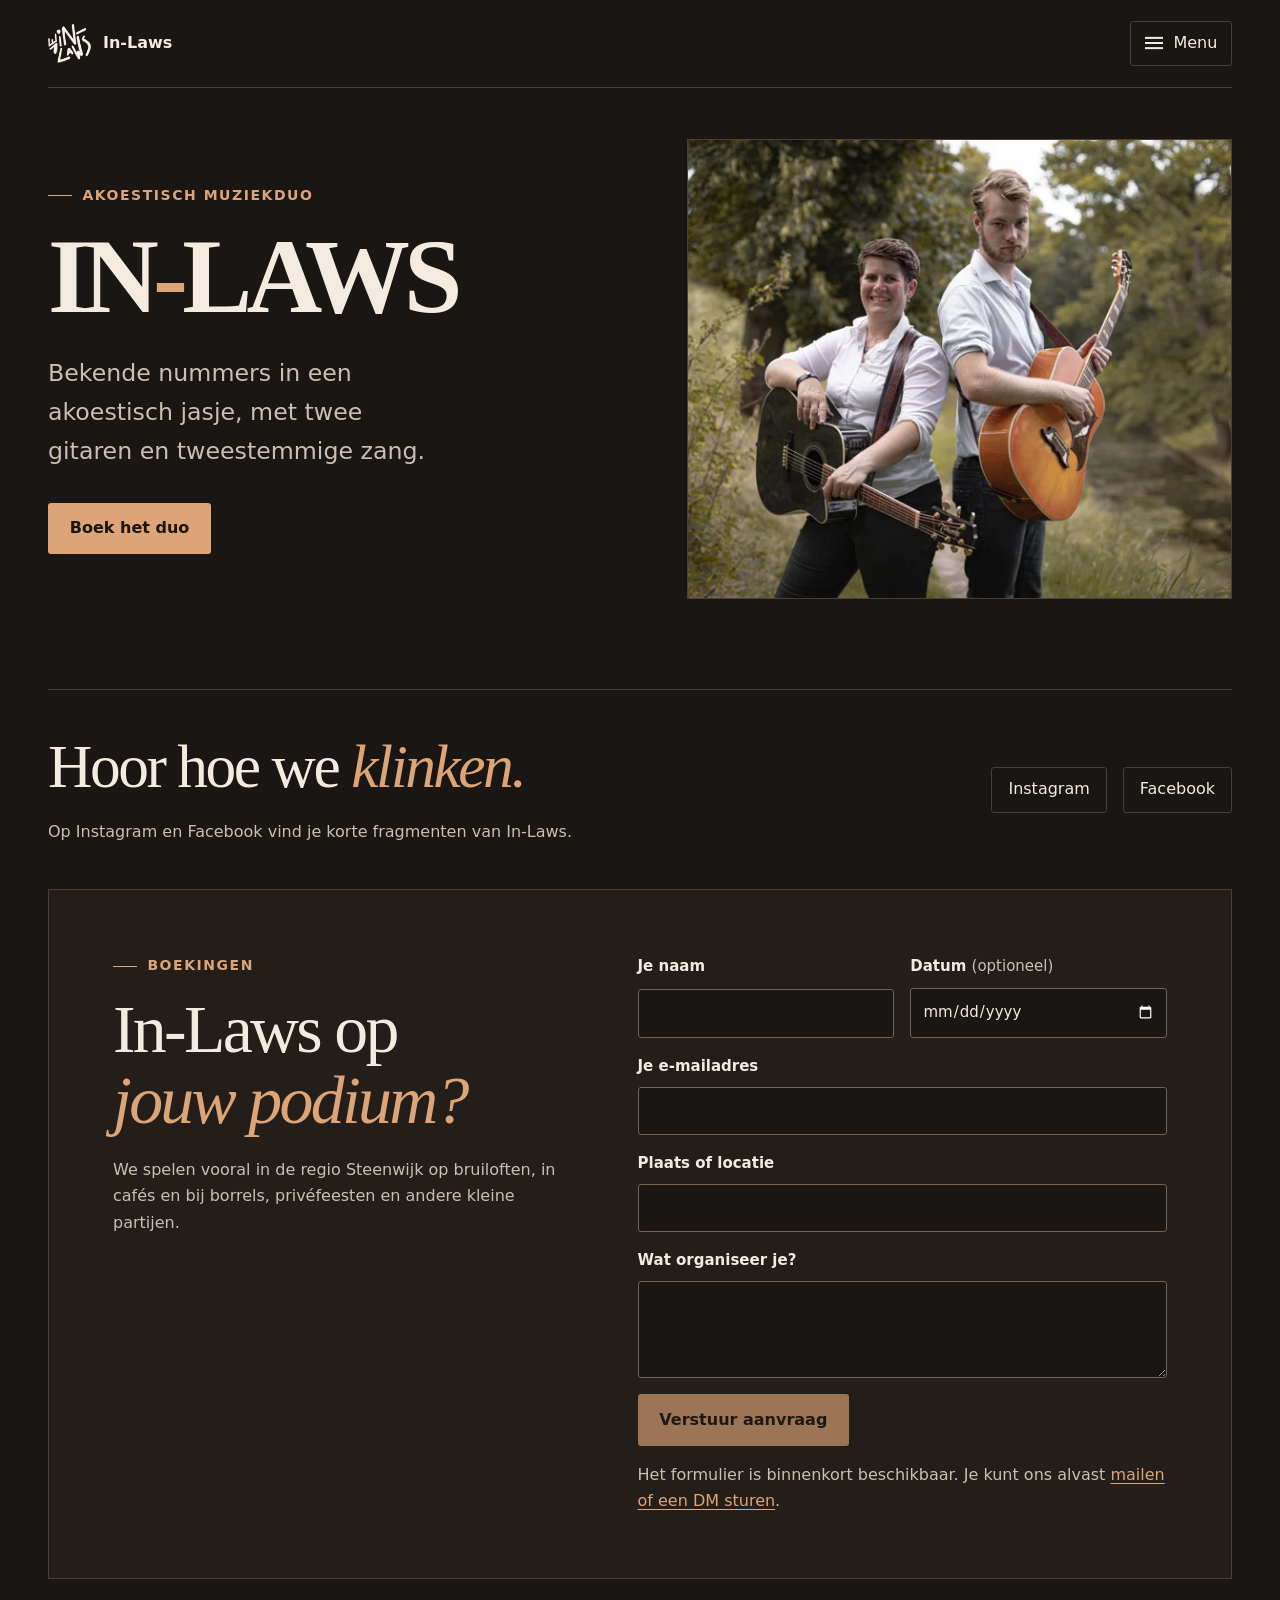
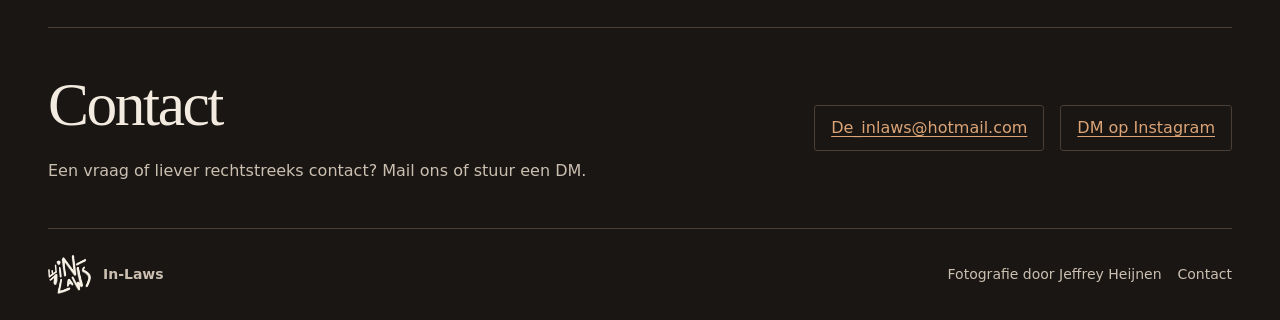
<file: index.html>
<!doctype html>
<html lang="nl">
<head>
<meta charset="utf-8">
<meta name="viewport" content="width=device-width, initial-scale=1">
<meta name="description" content="In-Laws is het akoestische duo van Kiki en Hermen. Akoestische covers voor cafés, bruiloften en kleine feesten in de regio Steenwijk.">
<meta name="theme-color" content="#151411">
<title>In-Laws | Akoestisch muziekduo</title>
<link rel="icon" href="assets/foto-1.webp">
<link rel="stylesheet" href="style.css">
<script src="booking.js" defer></script>
</head>
<body>
<header class="header wrap">
  <a class="brand" href="index.html"><img src="assets/logo.webp" width="43" height="43" alt=""><span>In-Laws</span></a>
  <details class="site-menu">
    <summary><span class="menu-icon" aria-hidden="true"></span>Menu</summary>
    <nav aria-label="Hoofdnavigatie">
      <a href="index.html" aria-current="page">Home</a>
      <a href="het-duo.html">Het duo</a>
      <a href="repertoire.html">Repertoire</a>
      <a href="agenda.html">Agenda</a>
      <a href="#muziek">Muziek</a>
      <a href="#boeken" class="nav-book">Boekingen</a>
      <a href="#contact">Contact</a>
    </nav>
  </details>
</header>
<main id="home">
  <section class="hero wrap" aria-labelledby="title">
    <div class="hero-copy">
      <p class="label"><span></span> Akoestisch muziekduo</p>
      <h1 id="title">IN<span>‑</span>LAWS</h1>
      <p class="intro">Bekende nummers in een akoestisch jasje, met twee gitaren en tweestemmige zang.</p>
      <a class="button" href="#boeken">Boek het duo</a>
    </div>
    <figure class="hero-image"><img src="assets/in-laws-duo.webp" srcset="assets/in-laws-duo-720.webp 720w, assets/in-laws-duo.webp 1440w" sizes="(max-width: 640px) calc(100vw - 2rem), (max-width: 1300px) 48vw, 580px" alt="Kiki en Hermen samen met hun akoestische gitaren" fetchpriority="high"></figure>
  </section>

  <section id="muziek" class="music wrap" aria-labelledby="music-title">
    <div>
      <h2 id="music-title">Hoor hoe we <em>klinken.</em></h2>
      <p>Op Instagram en Facebook vind je korte fragmenten van In-Laws.</p>
    </div>
    <div class="social-links">
      <a href="https://www.instagram.com/de_inlaws/">Instagram</a>
      <a href="https://www.facebook.com/people/De-In-Laws/61577593341470/?ref=PROFILE_EDIT_xav_ig_profile_page_web">Facebook</a>
    </div>
  </section>

  <section id="boeken" class="booking wrap" aria-labelledby="booking-title">
    <div>
      <p class="label"><span></span> Boekingen</p>
      <h2 id="booking-title">In-Laws op<br><em>jouw podium?</em></h2>
      <p>We spelen vooral in de regio Steenwijk op bruiloften, in cafés en bij borrels, privéfeesten en andere kleine partijen.</p>
    </div>
    <form id="booking-form" method="post" action="https://api.web3forms.com/submit">
      <input type="hidden" name="access_key" value="">
      <input type="hidden" name="subject" value="Boekingsaanvraag In-Laws">
      <input type="checkbox" name="botcheck" hidden tabindex="-1" autocomplete="off">
      <div class="fields">
        <label>Je naam<input name="naam" autocomplete="name" required maxlength="100"></label>
        <label>Datum <span>(optioneel)</span><input name="datum" type="date"></label>
      </div>
      <label>Je e-mailadres<input name="email" type="email" autocomplete="email" required maxlength="254"></label>
      <label>Plaats of locatie<input name="locatie" required maxlength="160"></label>
      <label>Wat organiseer je?<textarea name="bericht" rows="3" required maxlength="1500"></textarea></label>
      <button id="send-booking" class="button" type="submit" disabled>Verstuur aanvraag</button>
      <p class="form-status" id="form-status" role="status">Het formulier is binnenkort beschikbaar. Je kunt ons alvast <a href="#contact">mailen of een DM sturen</a>.</p>
    </form>
  </section>
  <section id="contact" class="music wrap contact" aria-labelledby="contact-title">
    <div>
      <h2 id="contact-title">Contact</h2>
      <p>Een vraag of liever rechtstreeks contact? Mail ons of stuur een DM.</p>
    </div>
    <div class="social-links">
      <a href="mailto:De_inlaws@hotmail.com">De_inlaws@hotmail.com</a>
      <a href="https://ig.me/m/de_inlaws">DM op Instagram</a>
    </div>
  </section>
</main>
<footer class="footer wrap">
  <a class="brand" href="index.html"><img src="assets/logo.webp" width="43" height="43" alt=""><span>In-Laws</span></a>
  <div class="footer-meta">
    <span>Fotografie door Jeffrey Heijnen</span>
    <a href="index.html#contact">Contact</a>
  </div>
</footer>
</body>
</html>
</file>
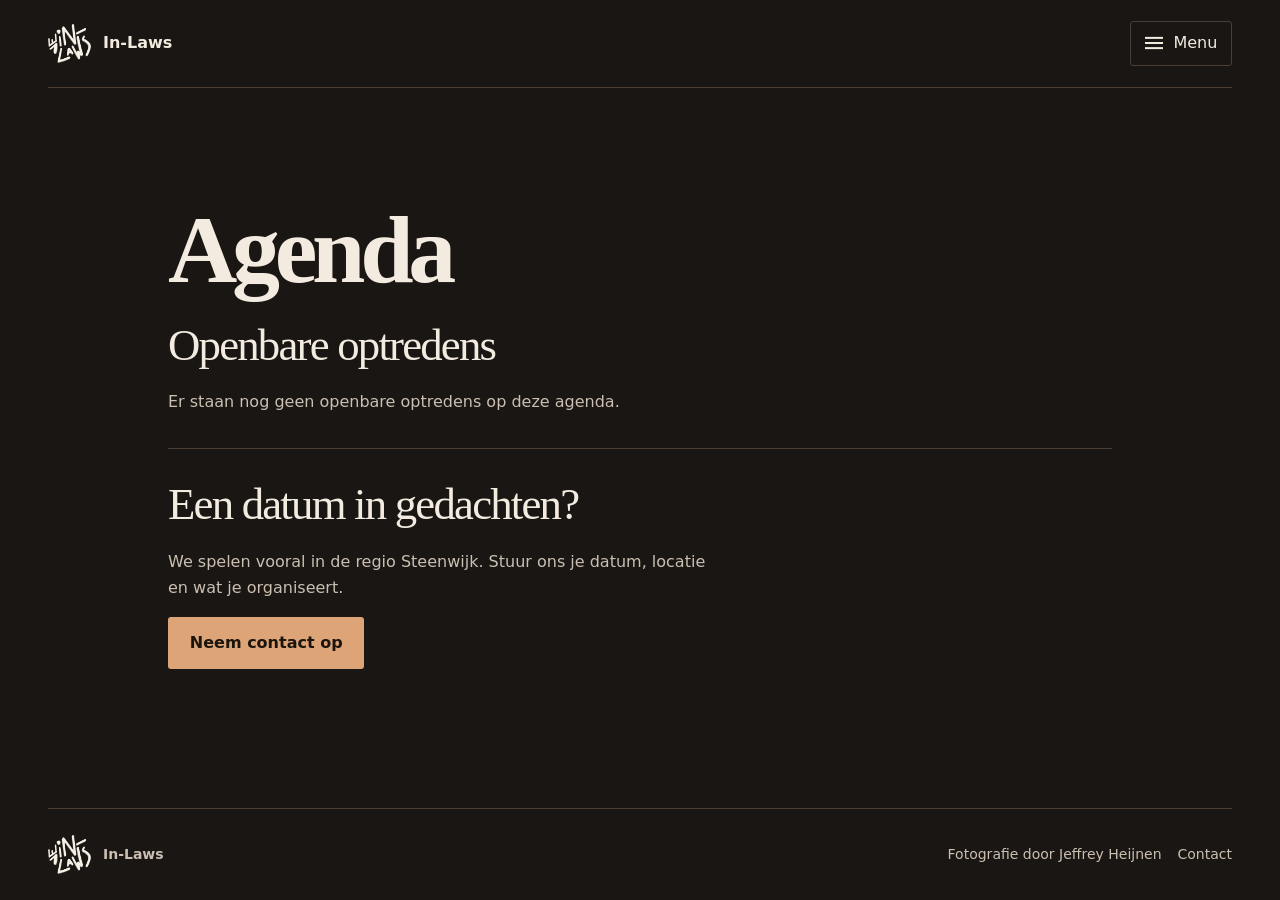
<file: agenda.html>
<!doctype html>
<html lang="nl">
<head>
<meta charset="utf-8">
<meta name="viewport" content="width=device-width, initial-scale=1">
<meta name="description" content="Bekijk openbare optredens van In-Laws en informeer naar een datum.">
<meta name="theme-color" content="#191613">
<title>Agenda | In-Laws</title>
<link rel="icon" href="assets/foto-1.webp">
<link rel="stylesheet" href="style.css">
</head>
<body>
<header class="header wrap">
  <a class="brand" href="index.html"><img src="assets/logo.webp" width="43" height="43" alt=""><span>In-Laws</span></a>
  <details class="site-menu">
    <summary><span class="menu-icon" aria-hidden="true"></span>Menu</summary>
    <nav aria-label="Hoofdnavigatie">
      <a href="index.html">Home</a>
      <a href="het-duo.html">Het duo</a>
      <a href="repertoire.html">Repertoire</a>
      <a href="agenda.html" aria-current="page">Agenda</a>
      <a href="index.html#muziek">Muziek</a>
      <a href="index.html#boeken" class="nav-book">Boekingen</a>
      <a href="index.html#contact">Contact</a>
    </nav>
  </details>
</header>
<main class="info-page wrap" aria-labelledby="page-title">
  <h1 id="page-title">Agenda</h1>
  <section aria-labelledby="shows-title">
    <h2 id="shows-title">Openbare optredens</h2>
    <p>Er staan nog geen openbare optredens op deze agenda.</p>
  </section>
  <section class="info-section" aria-labelledby="booking-info-title">
    <h2 id="booking-info-title">Een datum in gedachten?</h2>
    <p>We spelen vooral in de regio Steenwijk. Stuur ons je datum, locatie en wat je organiseert.</p>
    <a class="button" href="index.html#contact">Neem contact op</a>
  </section>
</main>
<footer class="footer wrap">
  <a class="brand" href="index.html"><img src="assets/logo.webp" width="43" height="43" alt=""><span>In-Laws</span></a>
  <div class="footer-meta">
    <span>Fotografie door Jeffrey Heijnen</span>
    <a href="index.html#contact">Contact</a>
  </div>
</footer>
</body>
</html>
</file>
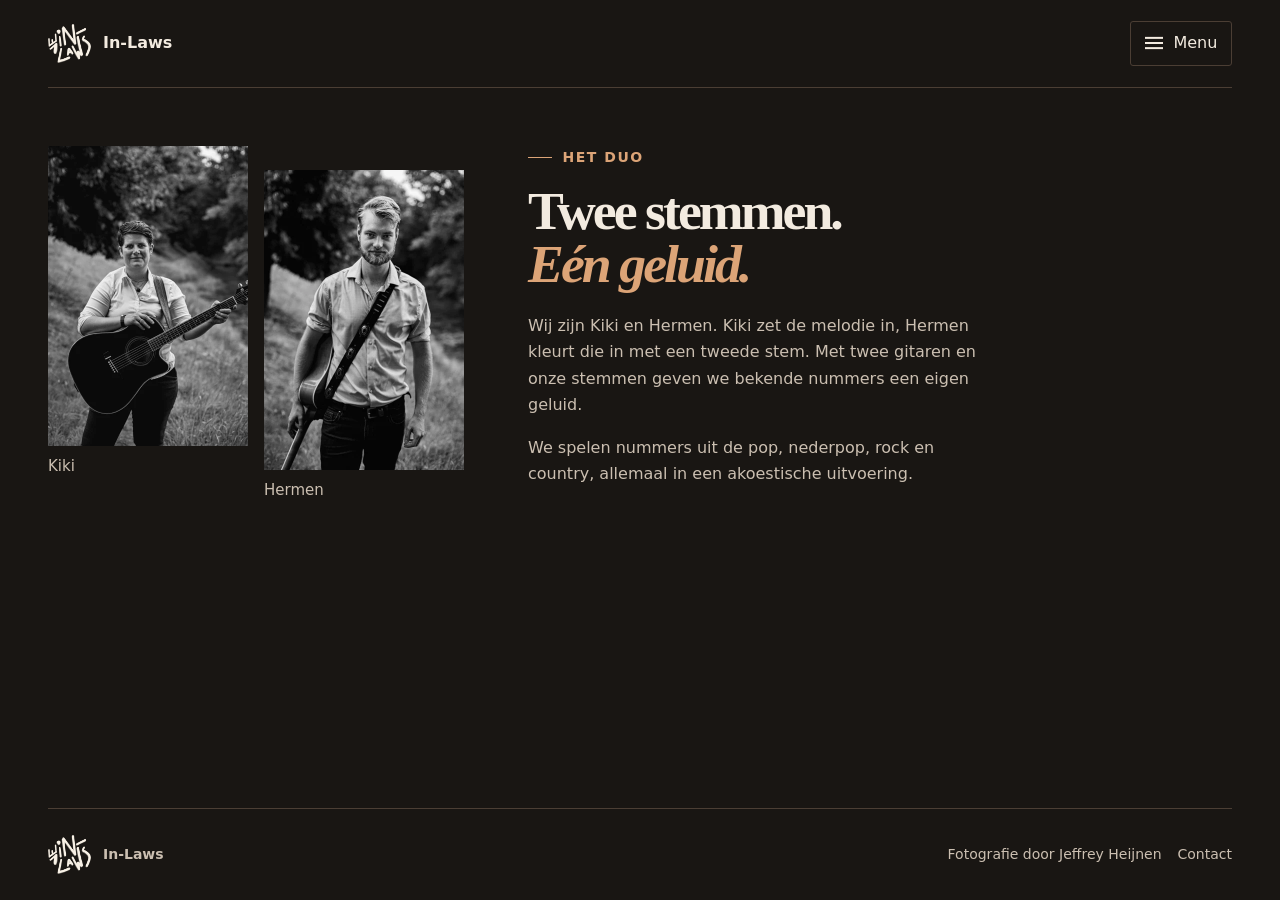
<file: het-duo.html>
<!doctype html>
<html lang="nl">
<head>
<meta charset="utf-8">
<meta name="viewport" content="width=device-width, initial-scale=1">
<meta name="description" content="Maak kennis met Kiki en Hermen, het akoestische duo In-Laws.">
<meta name="theme-color" content="#191613">
<title>Het duo | In-Laws</title>
<link rel="icon" href="assets/foto-1.webp">
<link rel="stylesheet" href="style.css">
</head>
<body>
<header class="header wrap">
  <a class="brand" href="index.html"><img src="assets/logo.webp" width="43" height="43" alt=""><span>In-Laws</span></a>
  <details class="site-menu">
    <summary><span class="menu-icon" aria-hidden="true"></span>Menu</summary>
    <nav aria-label="Hoofdnavigatie">
      <a href="index.html">Home</a>
      <a href="het-duo.html" aria-current="page">Het duo</a>
      <a href="repertoire.html">Repertoire</a>
      <a href="agenda.html">Agenda</a>
      <a href="index.html#muziek">Muziek</a>
      <a href="index.html#boeken" class="nav-book">Boekingen</a>
      <a href="index.html#contact">Contact</a>
    </nav>
  </details>
</header>
<main class="duo-page" aria-labelledby="duo-title">
  <section id="duo" class="duo wrap">
    <div class="duo-portraits">
      <figure><img src="assets/kiki.webp" alt="Kiki met haar gitaar" loading="lazy"><figcaption>Kiki</figcaption></figure>
      <figure><img src="assets/hermen.webp" alt="Hermen met zijn gitaar" loading="lazy"><figcaption>Hermen</figcaption></figure>
    </div>
    <div class="duo-copy">
      <p class="label"><span></span> Het duo</p>
      <h1 id="duo-title">Twee stemmen.<br><em>Eén geluid.</em></h1>
      <p>Wij zijn Kiki en Hermen. Kiki zet de melodie in, Hermen kleurt die in met een tweede stem. Met twee gitaren en onze stemmen geven we bekende nummers een eigen geluid.</p>
      <p>We spelen nummers uit de pop, nederpop, rock en country, allemaal in een akoestische uitvoering.</p>
    </div>
  </section>
</main>
<footer class="footer wrap">
  <a class="brand" href="index.html"><img src="assets/logo.webp" width="43" height="43" alt=""><span>In-Laws</span></a>
  <div class="footer-meta">
    <span>Fotografie door Jeffrey Heijnen</span>
    <a href="index.html#contact">Contact</a>
  </div>
</footer>
</body>
</html>
</file>
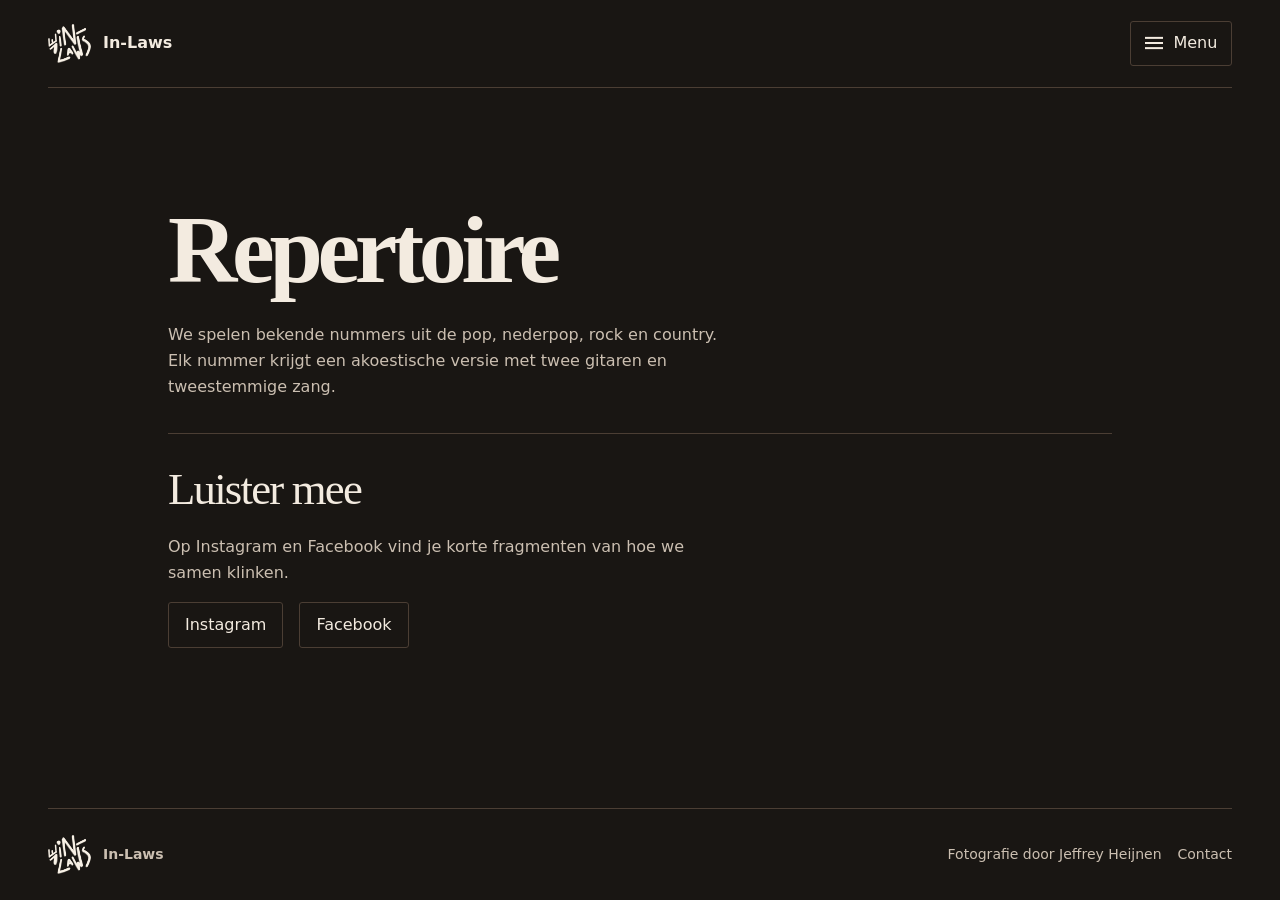
<file: repertoire.html>
<!doctype html>
<html lang="nl">
<head>
<meta charset="utf-8">
<meta name="viewport" content="width=device-width, initial-scale=1">
<meta name="description" content="Ontdek het akoestische repertoire van In-Laws en luister naar muziekfragmenten.">
<meta name="theme-color" content="#191613">
<title>Repertoire | In-Laws</title>
<link rel="icon" href="assets/foto-1.webp">
<link rel="stylesheet" href="style.css">
</head>
<body>
<header class="header wrap">
  <a class="brand" href="index.html"><img src="assets/logo.webp" width="43" height="43" alt=""><span>In-Laws</span></a>
  <details class="site-menu">
    <summary><span class="menu-icon" aria-hidden="true"></span>Menu</summary>
    <nav aria-label="Hoofdnavigatie">
      <a href="index.html">Home</a>
      <a href="het-duo.html">Het duo</a>
      <a href="repertoire.html" aria-current="page">Repertoire</a>
      <a href="agenda.html">Agenda</a>
      <a href="index.html#muziek">Muziek</a>
      <a href="index.html#boeken" class="nav-book">Boekingen</a>
      <a href="index.html#contact">Contact</a>
    </nav>
  </details>
</header>
<main class="info-page wrap" aria-labelledby="page-title">
  <h1 id="page-title">Repertoire</h1>
  <p>We spelen bekende nummers uit de pop, nederpop, rock en country. Elk nummer krijgt een akoestische versie met twee gitaren en tweestemmige zang.</p>
  <section class="info-section" aria-labelledby="listen-title">
    <h2 id="listen-title">Luister mee</h2>
    <p>Op Instagram en Facebook vind je korte fragmenten van hoe we samen klinken.</p>
    <div class="social-links">
      <a href="https://www.instagram.com/de_inlaws/">Instagram</a>
      <a href="https://www.facebook.com/people/De-In-Laws/61577593341470/">Facebook</a>
    </div>
  </section>
</main>
<footer class="footer wrap">
  <a class="brand" href="index.html"><img src="assets/logo.webp" width="43" height="43" alt=""><span>In-Laws</span></a>
  <div class="footer-meta">
    <span>Fotografie door Jeffrey Heijnen</span>
    <a href="index.html#contact">Contact</a>
  </div>
</footer>
</body>
</html>
</file>
<file: style.css>
:root {
  color-scheme: dark;
  --bg: #151411;
  --panel: #211e19;
  --ink: #f8f1e6;
  --muted: #c8bfb1;
  --accent: #f0ae64;
  --line: #42382e;
}
*, *::before, *::after { box-sizing: border-box; }
html { scroll-behavior: smooth; }
body { margin: 0; background: var(--bg); color: var(--ink); font: 1rem/1.6 system-ui, sans-serif; }
[hidden] { display: none !important; }
a { color: inherit; text-decoration: none; }
:focus-visible { outline: 2px solid var(--accent); outline-offset: 5px; }
img { display: block; width: 100%; height: 100%; object-fit: cover; }
figure { margin: 0; overflow: hidden; }
p { margin: 0 0 1rem; color: var(--muted); }
.wrap { width: min(100% - 6rem, 1240px); margin-inline: auto; }
.header, .footer { display: flex; align-items: center; justify-content: space-between; gap: 1rem; }
.header { min-height: 88px; border-bottom: 1px solid var(--line); }
.brand { display: inline-flex; gap: .75rem; align-items: center; font-weight: 750; }
.brand img { width: 43px; height: 43px; object-fit: contain; }
nav { display: flex; align-items: center; gap: clamp(.9rem, 3vw, 2.5rem); font-size: .9375rem; }
nav a { padding-block: .5rem; }
nav a:hover, .nav-book { color: var(--accent); }
.hero { display: grid; grid-template-columns: 1.08fr 1fr; min-height: 580px; padding-block: 2rem 4.75rem; align-items: stretch; gap: 2rem; }
.hero-copy { align-self: center; padding-block: 2rem; }
.label { color: var(--accent); text-transform: uppercase; font-size: .875rem; font-weight: 750; letter-spacing: .17em; display: flex; align-items: center; gap: .65rem; }
.label span { width: 1.5rem; height: 1px; background: currentColor; }
h1 { font-family: Impact, Haettenschweiler, "Arial Narrow", system-ui, sans-serif; font-weight: 900; font-stretch: condensed; font-size: clamp(4.2rem, 9.9vw, 9.2rem); line-height: .93; letter-spacing: -.055em; margin: 1.1rem 0 1.5rem; white-space: nowrap; }
h1 span { color: var(--accent); }
.intro { font-size: clamp(1.12rem, 1.85vw, 1.5rem); max-width: 26ch; margin-bottom: 2rem; }
.hero-image { min-height: 460px; background: #17140e; border: 1px solid var(--line); }
.hero-image img { height: 100%; max-height: 590px; object-position: 42% center; }
.button { display: inline-flex; align-items: center; justify-content: center; min-height: 50px; padding: .72rem 1.3rem; color: #1b150e; background: var(--accent); border: 1px solid transparent; border-radius: 3px; cursor: pointer; font: inherit; font-weight: 750; }
.button:hover { background: #ffcb92; }
.duo { display: grid; grid-template-columns: .85fr 1fr; gap: clamp(2rem, 8vw, 8rem); align-items: center; border-top: 1px solid var(--line); padding-block: clamp(3rem, 7vw, 6rem); }
.duo-portraits { display: grid; grid-template-columns: repeat(2, minmax(0, 1fr)); gap: clamp(.5rem, 1.5vw, 1rem); }
.duo-portraits img { height: auto; aspect-ratio: 2 / 3; }
.duo-portraits figcaption { padding-top: .5rem; color: var(--muted); font-size: .9375rem; }
h2 { margin: 0 0 1.3rem; font-family: Georgia, serif; font-size: clamp(2.7rem, 5.3vw, 5rem); line-height: .98; letter-spacing: -.045em; font-weight: 500; }
h2 em { color: var(--accent); }
.duo-copy p:not(.label), .booking > div p:not(.label) { max-width: 46ch; }
.booking { display: grid; grid-template-columns: .9fr 1fr; gap: 3rem; padding: clamp(1.5rem, 5vw, 4.5rem); background: var(--panel); border: 1px solid var(--line); }
.contact a, .form-status a { color: var(--accent); text-decoration: underline; text-underline-offset: .2em; }
.music { display: flex; flex-wrap: wrap; align-items: center; justify-content: space-between; gap: 1rem 2rem; border-top: 1px solid var(--line); padding-block: 3rem; }
.music h2 { font-size: clamp(2.5rem, 4.8vw, 4rem); }
.music p { margin-bottom: 0; }
.social-links { display: flex; flex-wrap: wrap; gap: .75rem 1rem; align-items: center; }
.social-links a { padding: .55rem 1rem; border: 1px solid var(--line); border-radius: 3px; }
.social-links a:hover { border-color: var(--accent); }
form, label { display: grid; gap: .55rem; }
form { gap: 1rem; align-content: start; }
form .button { justify-self: start; }
.fields { display: grid; grid-template-columns: 1fr 1fr; gap: 1rem; }
label { font-size: .9375rem; font-weight: 650; }
label span { display: contents; font-weight: 400; color: var(--muted); }
input, textarea { width: 100%; min-width: 0; padding: .65rem .7rem; border: 1px solid #746353; border-radius: 3px; background: var(--bg); color: var(--ink); font: inherit; font-weight: 400; }
textarea { resize: vertical; }
.form-status { margin: 0; }
.form-status:empty { display: none; }
.footer { padding-block: 1.5rem; color: var(--muted); font-size: .875rem; }
section { scroll-margin-top: 1rem; }
@media (max-width: 880px) {
  .wrap { width: min(100% - 3rem, 1240px); }
  .hero { min-height: auto; gap: 1.5rem; }
  .hero-image { min-height: 380px; }
}
@media (max-width: 640px) {
  .wrap { width: calc(100% - 2rem); }
  .header { min-height: 70px; gap: .4rem; }
  nav { gap: .65rem; }
  .brand { gap: .35rem; }
  .brand img { width: 35px; height: 35px; }
  .hero, .duo, .booking { grid-template-columns: 1fr; }
  .hero { padding-block: 1rem 2.5rem; gap: .7rem; }
  .hero-copy { padding-block: 1.5rem; }
  h1 { font-size: clamp(3.75rem, 15.8vw, 6.5rem); }
  .hero-image { min-height: 0; aspect-ratio: 1.15; }
  .duo-copy { order: -1; }
  .booking { gap: 1.4rem; }
  .fields { grid-template-columns: 1fr; }
}
@media (prefers-reduced-motion: reduce) {
  html { scroll-behavior: auto; }
}

.button:disabled { opacity: .65; cursor: default; }
.contact { margin-top: 3rem; }

/* In-Laws — kleuren en lettertypes */
:root {
  --bg: #191613;
  --panel: #231e19;
  --ink: #f3ebe0;
  --muted: #cbbfb1;
  --accent: #dca477;
  --accent-hover: #efbc91;
  --line: #4b3e34;
  --font-heading: Georgia, "Times New Roman", serif;
  --font-body: system-ui, sans-serif;
}

body {
  font-family: var(--font-body);
  line-height: 1.65;
}

h1,
h2 {
  font-family: var(--font-heading);
}

h1 {
  font-size: clamp(3rem, 8.2vw, 7.25rem);
  font-weight: 700;
  line-height: 1;
  letter-spacing: -.055em;
}

h2 {
  font-weight: 400;
  line-height: 1.05;
  letter-spacing: -.04em;
}

.label {
  letter-spacing: .11em;
  font-weight: 650;
}

.button:hover:not(:disabled) {
  background: var(--accent-hover);
}

/* Ruimte rond de foto's, tekst en muzieklinks */
.hero {
  grid-template-columns: minmax(0, 1.08fr) minmax(0, 1fr);
  gap: clamp(1.5rem, 4vw, 4rem);
  padding-block: clamp(1.75rem, 4vw, 3.5rem)
    clamp(3rem, 7vw, 6rem);
}

.duo {
  padding-block: clamp(3rem, 7vw, 6rem);
}

.music {
  padding-block: clamp(1.75rem, 4vw, 2.75rem);
}

@media (min-width: 881px) {
  .duo-portraits figure:nth-child(2) {
    margin-top: 1.5rem;
  }
}

@media (max-width: 640px) {
  .hero {
    grid-template-columns: minmax(0, 1fr);
    gap: .75rem;
    padding-block: 1rem 2.75rem;
  }

  h1 {
    font-size: clamp(3rem, 13vw, 5.5rem);
  }
}

/* Het duo krijgt minder ruimte dan de opening. */
.duo {
  grid-template-columns: minmax(0, 26rem) minmax(0, 1fr);
  gap: clamp(1.5rem, 5vw, 4.5rem);
  padding-block: clamp(2.25rem, 4.5vw, 4rem);
}

.duo-page h1 {
  font-size: clamp(2.35rem, 4.2vw, 3.65rem);
}

@media (max-width: 880px) {
  .duo {
    grid-template-columns: minmax(0, .85fr) minmax(0, 1fr);
  }
}

@media (max-width: 640px) {
  .duo {
    grid-template-columns: minmax(0, 1fr);
  }

  .duo-portraits {
    max-width: 23rem;
  }
}
  
/* Het menu en de losse informatiepagina's */
.site-menu { position: relative; z-index: 2; }
.site-menu summary {
  display: flex;
  align-items: center;
  gap: .65rem;
  min-height: 44px;
  padding: .55rem .85rem;
  border: 1px solid var(--line);
  border-radius: 3px;
  cursor: pointer;
  list-style: none;
}
.site-menu summary::-webkit-details-marker { display: none; }
.site-menu summary:hover,
.site-menu[open] summary { border-color: var(--accent); }
.menu-icon {
  width: 1.15rem;
  height: 2px;
  background: currentColor;
  box-shadow: 0 -.32rem currentColor, 0 .32rem currentColor;
}
.site-menu nav {
  position: absolute;
  top: calc(100% + .45rem);
  right: 0;
  display: grid;
  gap: 0;
  width: 13rem;
  max-width: calc(100vw - 2rem);
  padding: .4rem;
  border: 1px solid var(--line);
  background: var(--panel);
}
.site-menu nav a { display: block; padding: .55rem .65rem; }
.site-menu nav a:hover,
.site-menu nav a:focus-visible,
.site-menu nav [aria-current="page"] { background: var(--bg); color: var(--accent); }
.info-page { max-width: 59rem; padding-block: clamp(3rem, 8vw, 6rem); }
.info-page h1 { font-size: clamp(2.75rem, 9vw, 6rem); white-space: normal; }
.info-page h2 { font-size: clamp(1.8rem, 4vw, 2.8rem); }
.info-page p { max-width: 54ch; }
.info-section { border-top: 1px solid var(--line); margin-top: 2rem; padding-top: 2rem; }

body { min-height: 100vh; display: flex; flex-direction: column; }
body > main { flex: 1; }
.header, .footer { flex: none; }
.footer { border-top: 1px solid var(--line); }
.footer-meta { display: flex; flex-wrap: wrap; justify-content: flex-end; gap: .35rem 1rem; }
.footer-meta a:hover { color: var(--accent); }
.duo-page .duo { border-top: 0; }
.duo-page h1 { white-space: normal; margin: 0 0 1.3rem; }
.duo-page h1 em { color: var(--accent); }
</file>
